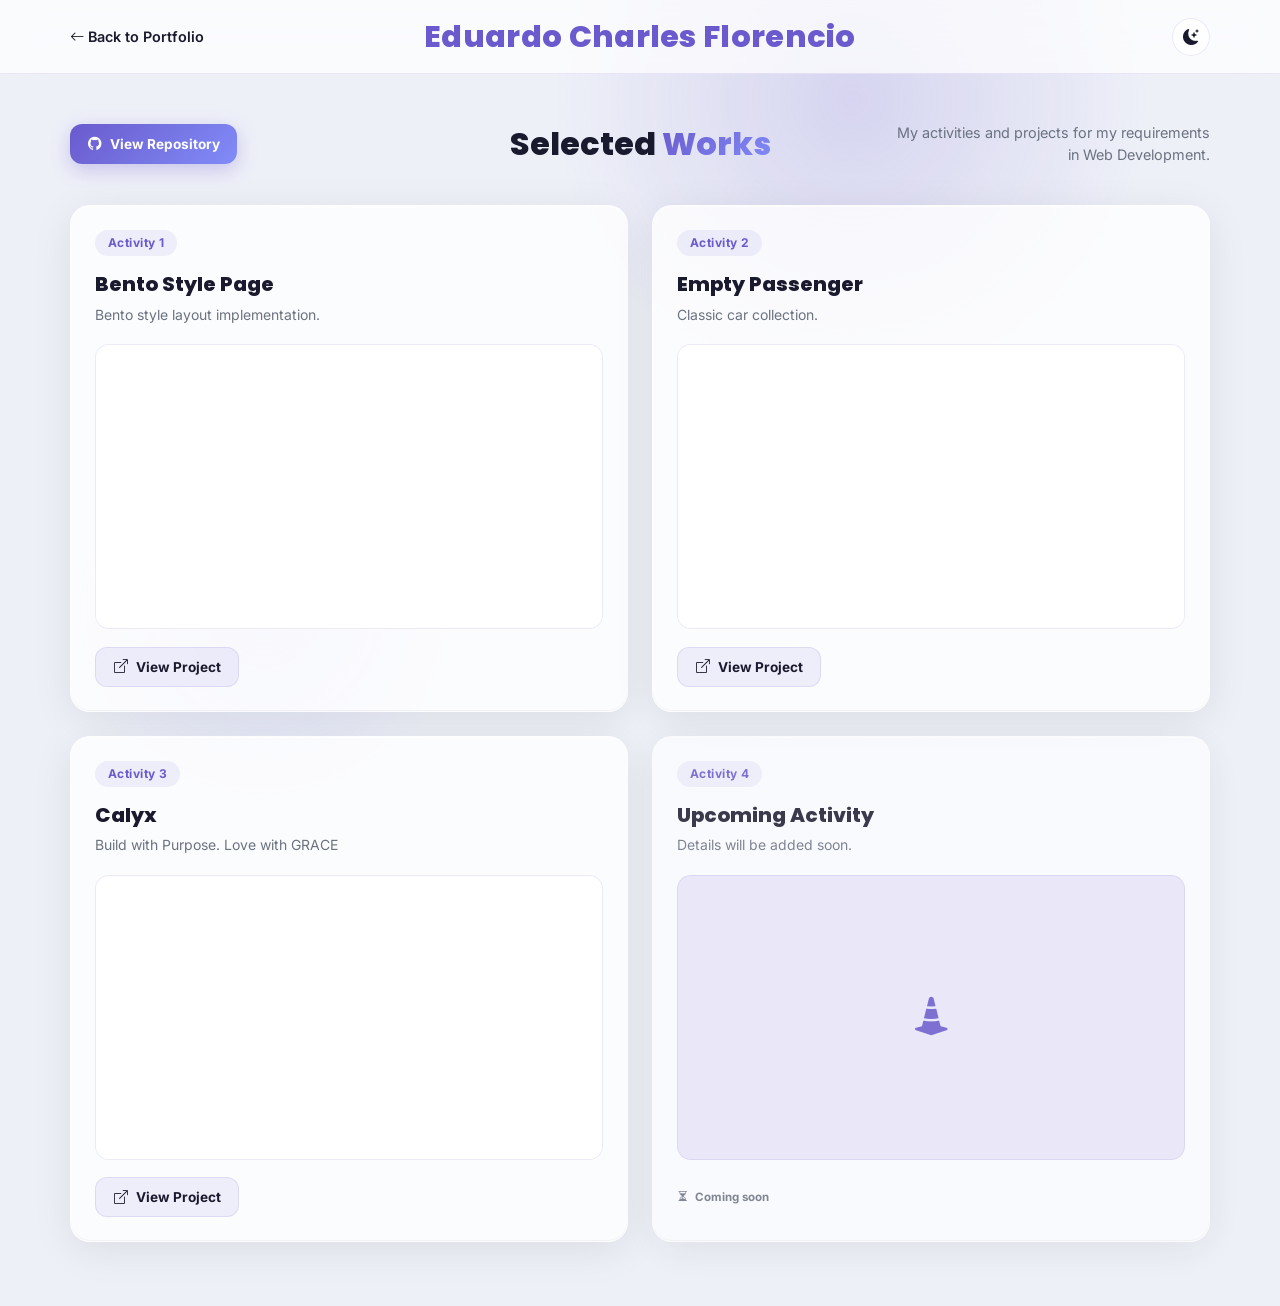
<file: activities.html>
<!DOCTYPE html>
<html lang="en" data-theme="light">
<head>
  <meta charset="UTF-8" />
  <meta name="viewport" content="width=device-width, initial-scale=1.0" />
  <title>Web Development Activities | Eduardo Charles Florencio</title>
  <link href="https://cdn.jsdelivr.net/npm/bootstrap@5.3.3/dist/css/bootstrap.min.css" rel="stylesheet" />
  <link href="https://cdn.jsdelivr.net/npm/bootstrap-icons@1.11.3/font/bootstrap-icons.min.css" rel="stylesheet" />
  <link href="https://fonts.googleapis.com/css2?family=Inter:wght@300;400;500;600;700;800&family=Poppins:wght@600;700;800&display=swap" rel="stylesheet" />
  <link rel="icon" type="image/svg+xml" href="favicon.svg" />
  <link href="style.css" rel="stylesheet" />
  <style>
    *, *::before, *::after { cursor: auto !important; }
    a, a *, button, button * { cursor: pointer !important; }
    .act-topbar {
      position: sticky; top: 0; z-index: 20;
      background: var(--sidebar-bg);
      backdrop-filter: var(--blur); -webkit-backdrop-filter: var(--blur);
      border-bottom: 1px solid var(--card-border);
    }
    .act-topbar .inner {
      max-width: 1180px; margin: 0 auto; padding: 1.1rem 1.25rem;
      display: grid; grid-template-columns: 1fr auto 1fr; align-items: center; gap: 1rem;
    }
    .act-topbar .act-back { justify-self: start; }
    .act-topbar .act-theme { justify-self: end; }
    .act-brand {
      font-family: 'Poppins', sans-serif; font-weight: 800; letter-spacing: .01em;
      font-size: clamp(1.1rem, 3.2vw, 1.9rem); line-height: 1.1; text-align: center;
      color: var(--accent); text-decoration: none; white-space: nowrap;
    }
    .act-brand:hover { color: var(--accent2); }
    .act-back { color: var(--text); text-decoration: none; font-weight: 600; font-size: .9rem; }
    .act-back:hover { color: var(--accent); }
    .act-theme {
      width: 38px; height: 38px; border-radius: 50%;
      border: 1px solid var(--card-border); background: var(--card-bg);
      color: var(--text); cursor: pointer;
    }
    .act-wrap { position: relative; z-index: 1; max-width: 1180px; margin: 0 auto; padding: 3rem 1.25rem 4rem; }
    .act-head {
      display: grid; grid-template-columns: 1fr auto 1fr; align-items: center;
      gap: 1rem 2rem; margin-bottom: 2.5rem;
    }
    .act-head .btn-repo { justify-self: start; }
    .act-head .section-title { margin: 0; text-align: center; }
    .act-head p { color: var(--text-muted); justify-self: end; text-align: right; max-width: 320px; margin: 0; font-size: .9rem; }
    @media (max-width: 767px) {
      .act-topbar .act-back span { display: none; }
      .act-head { grid-template-columns: 1fr; justify-items: center; text-align: center; }
      .act-head .btn-repo, .act-head p { justify-self: center; text-align: center; order: 3; }
      .act-head .section-title { order: 1; }
    }
    .btn-repo {
      display: inline-flex; align-items: center; gap: .5rem;
      padding: .6rem 1.1rem; border-radius: 12px; font-weight: 700; font-size: .85rem;
      color: #fff; text-decoration: none;
      background: linear-gradient(135deg, var(--grad-start), var(--grad-end));
      box-shadow: 0 6px 20px rgba(106,90,205,.3); transition: transform .2s;
    }
    .btn-repo:hover { color: #fff; transform: translateY(-2px); }
    .act-card { padding: 1.5rem; height: 100%; display: flex; flex-direction: column; }
    .act-pill {
      display: inline-block; align-self: flex-start;
      padding: .25rem .8rem; border-radius: 999px; margin-bottom: 1rem;
      background: var(--badge-bg); color: var(--badge-fg);
      font-size: .75rem; font-weight: 700; letter-spacing: .04em;
    }
    .act-preview {
      position: relative; width: 100%;
      aspect-ratio: 16 / 9;
      border-radius: 14px; overflow: hidden; margin: .25rem 0 1.1rem;
      background: var(--nav-active-bg); border: 1px solid var(--card-border);
      display: flex; align-items: center; justify-content: center;
      color: var(--accent); font-size: 2.5rem;
    }
    .act-preview.live { background: #fff; }
    .act-preview iframe {
      position: absolute; top: 0; left: 0;
      border: 0; background: #fff; pointer-events: none; transform-origin: top left;
    }
    .act-btn {
      align-self: flex-start; margin-top: auto;
      display: inline-flex; align-items: center; gap: .5rem;
      padding: .55rem 1.1rem; border-radius: 12px;
      font-size: .85rem; font-weight: 700; text-decoration: none;
      color: var(--text); background: var(--badge-bg);
      border: 1px solid var(--card-border); outline: none;
      transition: box-shadow .25s, border-color .25s, transform .25s;
    }
    .act-btn:hover, .act-btn:focus-visible {
      color: var(--text); text-decoration: none;
      border-color: var(--accent);
      box-shadow: 0 0 0 1px var(--accent), 0 0 18px var(--accent), 0 0 38px rgba(129,140,248,.45);
    }
    .act-btn:active { transform: scale(.97); }
    .act-card.upcoming { opacity: .85; }
    .act-status {
      font-size: .72rem; font-weight: 700; color: var(--text-muted);
      margin-top: auto; min-height: 2.45rem; display: flex; align-items: center; gap: .4rem;
    }
  </style>
</head>
<body>
  <header class="act-topbar">
    <div class="inner">
      <a class="act-back" href="index.html#projects"><i class="bi bi-arrow-left"></i> <span>Back to Portfolio</span></a>
      <a class="act-brand" href="index.html">Eduardo Charles Florencio</a>
      <button class="act-theme" id="actTheme" aria-label="Toggle theme"><i class="bi bi-moon-stars-fill"></i></button>
    </div>
  </header>

  <main class="act-wrap">
    <div class="act-head">
      <a class="btn-repo" href="https://github.com/eadweardly/web-development-activities" target="_blank" rel="noopener">
        <i class="bi bi-github"></i> View Repository
      </a>
      <h1 class="section-title">Selected <span class="gradient-text">Works</span></h1>
      <p>My activities and projects for my requirements in Web Development.</p>
    </div>
    <div class="row g-4" id="activityGrid"></div>
  </main>

  <script>
    const REPO_PAGES = 'https://eadweardly.github.io/web-development-activities/';
    const DESKTOP_W  = 1280;
    const ASPECT     = 9 / 16;

    const ACTIVITIES = [
      { no: 1, title: 'Bento Style Page',  desc: 'Bento style layout implementation.', folder: 'Act1-Bento' },
      { no: 2, title: 'Empty Passenger',   desc: 'Classic car collection.',             folder: 'Act2-JSON'  },
      { no: 3, title: 'Calyx', desc: 'Build with Purpose. Love with GRACE', folder: 'Midterms-API' },
      { no: 4, title: 'Upcoming Activity', desc: 'Details will be added soon.' },
    ];

    const grid = document.getElementById('activityGrid');

    ACTIVITIES.forEach(a => {
      const col  = document.createElement('div');
      col.className = 'col-md-6';
      const live = a.folder
        ? REPO_PAGES + encodeURIComponent(a.folder).replace(/%2F/g, '/') + '/'
        : '';

      col.innerHTML = `
        <div class="glass-card act-card ${live ? '' : 'upcoming'}">
          <span class="act-pill">Activity ${a.no}</span>
          <h3 class="project-grid-title" style="font-size:1.25rem"></h3>
          <p class="project-grid-desc"></p>
          <div class="act-preview ${live ? 'live' : ''}">${live ? '' : '<i class="bi bi-cone-striped"></i>'}</div>
          ${live
            ? `<a class="act-btn" href="${live}" target="_blank" rel="noopener"><i class="bi bi-box-arrow-up-right"></i> View Project</a>`
            : `<span class="act-status"><i class="bi bi-hourglass-split"></i> Coming soon</span>`}
        </div>`;

      col.querySelector('.project-grid-title').textContent = a.title;
      col.querySelector('.project-grid-desc').textContent  = a.desc;
      grid.appendChild(col);

      if (!live) return;

      const box   = col.querySelector('.act-preview');
      const frame = document.createElement('iframe');

      const fit = () => {
        const boxW    = box.clientWidth;
        const boxH    = Math.round(boxW * ASPECT);
        const pageH   = Math.round(DESKTOP_W * ASPECT);
        const k       = boxW / DESKTOP_W;
        frame.style.width     = DESKTOP_W + 'px';
        frame.style.height    = pageH + 'px';
        frame.style.transform = `scale(${k})`;
        box.style.height      = boxH + 'px';
      };

      frame.src       = live;
      frame.loading   = 'lazy';
      frame.tabIndex  = -1;
      frame.scrolling = 'no';
      frame.title     = a.title + ' preview';
      frame.setAttribute('sandbox', 'allow-same-origin allow-scripts');
      frame.style.cssText = 'position:absolute;top:0;left:0;border:0;background:#fff;pointer-events:none;transform-origin:top left;';

      frame.addEventListener('load', () => {
        try {
          const d = frame.contentDocument;
          if (d && d.documentElement)
            d.documentElement.setAttribute('data-theme', 'light');
        } catch(e) {}
        fit();
      });

      box.appendChild(frame);
      fit();
      new ResizeObserver(fit).observe(box);
    });

    const root = document.documentElement;
    const btn  = document.getElementById('actTheme');
    function applyTheme(t) {
      root.setAttribute('data-theme', t);
      btn.innerHTML = t === 'dark'
        ? '<i class="bi bi-sun-fill"></i>'
        : '<i class="bi bi-moon-stars-fill"></i>';
    }
    let saved = null;
    try { saved = localStorage.getItem('theme'); } catch(e) {}
    applyTheme(saved || (matchMedia('(prefers-color-scheme: dark)').matches ? 'dark' : 'light'));
    btn.addEventListener('click', () => {
      const next = root.getAttribute('data-theme') === 'dark' ? 'light' : 'dark';
      applyTheme(next);
      try { localStorage.setItem('theme', next); } catch(e) {}
    });
  </script>
</body>
</html>
</file>
<file: style.css>
:root {
  --bg:            #eef0f8;
  --bg-section:    #eef0f8;
  --sidebar-bg:    rgba(255,255,255,0.72);
  --card-bg:       rgba(255,255,255,0.78);
  --card-border:   rgba(106,90,205,0.13);
  --card-shadow:   0 8px 40px rgba(106,90,205,0.10);
  --text:          #1a1a2e;
  --text-muted:    #6b7280;
  --nav-hover-bg:  rgba(106,90,205,0.08);
  --nav-active-bg: rgba(106,90,205,0.13);
  --nav-active-fg: #6a5acd;
  --accent:        #6a5acd;
  --accent2:       #818cf8;
  --accent3:       #a78bfa;
  --grad-start:    #6a5acd;
  --grad-end:      #818cf8;
  --toggle-bg:     #cbd5e1;
  --input-bg:      rgba(255,255,255,0.7);
  --input-border:  rgba(106,90,205,0.2);
  --timeline-line: rgba(106,90,205,0.2);
  --badge-bg:      rgba(106,90,205,0.09);
  --badge-fg:      #6a5acd;
  --blur:          blur(20px);
  --blur-heavy:    blur(14px);
  --noise: url("data:image/svg+xml,%3Csvg xmlns='http://www.w3.org/2000/svg' width='300' height='300'%3E%3Cfilter id='n'%3E%3CfeTurbulence type='fractalNoise' baseFrequency='0.75' numOctaves='4' stitchTiles='stitch'/%3E%3C/filter%3E%3Crect width='300' height='300' filter='url(%23n)' opacity='0.03'/%3E%3C/svg%3E");
}
[data-theme="dark"] {
  --bg:            #080b18;
  --bg-section:    #080b18;
  --sidebar-bg:    rgba(14,17,38,0.82);
  --card-bg:       rgba(20,24,60,0.72);
  --card-border:   rgba(129,140,248,0.18);
  --card-shadow:   0 8px 48px rgba(106,90,205,0.18);
  --text:          #e2e8f0;
  --text-muted:    #94a3b8;
  --nav-hover-bg:  rgba(106,90,205,0.15);
  --nav-active-bg: rgba(106,90,205,0.22);
  --nav-active-fg: #a78bfa;
  --accent:        #818cf8;
  --accent2:       #a78bfa;
  --accent3:       #c4b5fd;
  --grad-start:    #6a5acd;
  --grad-end:      #a78bfa;
  --toggle-bg:     #6a5acd;
  --input-bg:      rgba(20,24,60,0.70);
  --input-border:  rgba(129,140,248,0.25);
  --timeline-line: rgba(129,140,248,0.25);
  --badge-bg:      rgba(106,90,205,0.18);
  --badge-fg:      #a78bfa;
}

*, *::before, *::after { box-sizing: border-box; margin: 0; padding: 0; }
html { scroll-behavior: smooth; }
body {
  font-family: 'Inter', sans-serif;
  background: var(--bg);
  color: var(--text);
  transition: background .4s, color .4s;
  overflow-x: hidden;
}

body::before, body::after {
  content: '';
  position: fixed;
  border-radius: 50%;
  z-index: 0;
  pointer-events: none;
  transition: opacity .4s;
}
body::before {
  width: 600px; height: 600px;
  top: -200px; right: 10%;
  background: radial-gradient(circle, rgba(106,90,205,0.18) 0%, transparent 70%);
}
body::after {
  width: 400px; height: 400px;
  bottom: 10%; left: 5%;
  background: radial-gradient(circle, rgba(129,140,248,0.14) 0%, transparent 70%);
}

.sidebar {
  position: fixed;
  top: 0; left: 0;
  width: 220px;
  height: 100vh;
  background: var(--sidebar-bg);
  border-right: 1px solid rgba(255,255,255,0.25);
  z-index: 1000;
  overflow-y: hidden;
  transition: background .4s, border-color .4s;
  backdrop-filter: var(--blur-heavy);
  -webkit-backdrop-filter: var(--blur-heavy);
  box-shadow: 4px 0 40px rgba(0,0,0,0.08), inset -1px 0 0 rgba(255,255,255,0.3);
}
[data-theme="dark"] .sidebar {
  border-right-color: rgba(255,255,255,0.07);
  box-shadow: 4px 0 48px rgba(0,0,0,0.35), inset -1px 0 0 rgba(255,255,255,0.06);
}
.sidebar-inner {
  display: flex;
  flex-direction: column;
  height: 100%;
  padding: .75rem 0 .5rem;
  position: relative;
  z-index: 1;
  justify-content: space-between;
}
.main-content {
  margin-left: 220px;
  min-height: 100vh;
  position: relative;
  z-index: 1;
  transition: margin .35s;
}
@media (max-width: 991.98px) {
  .main-content { margin-left: 0; padding-top: 60px; }
}

.mobile-navbar {
  position: fixed;
  top: 0; left: 0; right: 0;
  height: 60px;
  background: var(--sidebar-bg);
  border-bottom: 1px solid rgba(255,255,255,0.2);
  z-index: 1100;
  transition: background .4s;
  backdrop-filter: var(--blur-heavy);
  -webkit-backdrop-filter: var(--blur-heavy);
}
.mobile-brand {
  font-family: 'Poppins', sans-serif;
  font-weight: 800;
  font-size: 1.4rem;
  background: linear-gradient(135deg, var(--grad-start), var(--grad-end));
  -webkit-background-clip: text;
  -webkit-text-fill-color: transparent;
  background-clip: text;
}
.hamburger-btn {
  display: flex; flex-direction: column;
  gap: 5px;
  background: none; border: none;
  cursor: pointer; padding: 4px;
}
.hamburger-btn span {
  display: block;
  width: 24px; height: 2px;
  background: var(--text);
  border-radius: 2px;
  transition: background .3s;
}
.sidebar-offcanvas {
  width: 220px !important;
  background: var(--sidebar-bg) !important;
  backdrop-filter: var(--blur-heavy) !important;
  -webkit-backdrop-filter: var(--blur-heavy) !important;
  border-right: 1px solid rgba(255,255,255,0.18) !important;
}
.btn-close-custom {
  background: none; border: none;
  font-size: 1.1rem;
  color: var(--text);
  cursor: pointer;
  padding: .5rem;
  transition: color .2s;
}
.btn-close-custom:hover { color: var(--accent); }

.sidebar-profile { padding: 0 1rem .5rem; }
.profile-img-wrap {
  width: 68px; height: 68px;
  margin: 0 auto 0.5rem;
  border-radius: 50%;
  border: 2px solid transparent;
  background: linear-gradient(var(--sidebar-bg), var(--sidebar-bg)) padding-box,
              linear-gradient(135deg, var(--grad-start), var(--grad-end)) border-box;
  overflow: hidden;
  display: flex; align-items: center; justify-content: center;
  box-shadow: 0 4px 20px rgba(106,90,205,0.2);
  transition: box-shadow .3s;
}
.profile-img-wrap:hover {
  box-shadow: 0 6px 28px rgba(106,90,205,0.35);
}
.profile-img {
  width: 100%; height: 100%;
  object-fit: cover;
  border-radius: 50%;
  display: block;
}
.profile-placeholder {
  width: 100%; height: 100%;
  display: flex; align-items: center; justify-content: center;
  font-size: 2.5rem;
  color: var(--accent);
  background: var(--nav-active-bg);
}
.profile-name {
  font-family: 'Poppins', sans-serif;
  font-size: .78rem;
  font-weight: 700;
  color: var(--text);
  line-height: 1.3;
  margin-bottom: .2rem;
  transition: color .35s;
}
.profile-title {
  font-size: .7rem;
  font-weight: 600;
  color: var(--accent);
  letter-spacing: .04em;
}

.sidebar-nav {
  display: flex;
  flex-direction: column;
  gap: 1px;
  padding: 0 .75rem;
  margin-bottom: auto;
  flex: 1;
}
.sidebar-nav .nav-link {
  display: flex;
  align-items: center;
  gap: .6rem;
  padding: .38rem .8rem;
  border-radius: 10px;
  color: var(--text-muted);
  font-size: .8rem;
  font-weight: 500;
  text-decoration: none;
  transition: all .25s;
}
.sidebar-nav .nav-link i { font-size: .85rem; width: 16px; text-align: center; }
.sidebar-nav .nav-link:hover {
  background: var(--nav-hover-bg);
  color: var(--accent);
}
.sidebar-nav .nav-link.active {
  background: var(--nav-active-bg);
  color: var(--nav-active-fg);
  font-weight: 600;
  box-shadow: inset 0 1px 0 rgba(255,255,255,0.15);
}

.sidebar-social {
  padding: .5rem 1rem;
  border-top: 1px solid var(--card-border);
  border-bottom: 1px solid var(--card-border);
}
.social-label {
  font-size: .68rem;
  font-weight: 600;
  color: var(--text-muted);
  letter-spacing: .08em;
  text-transform: uppercase;
  margin-bottom: .3rem;
}
.social-icons { display: flex; gap: .5rem; }
.social-icons a {
  width: 30px; height: 30px;
  display: flex; align-items: center; justify-content: center;
  border-radius: 8px;
  background: var(--nav-hover-bg);
  color: var(--text-muted);
  font-size: .85rem;
  text-decoration: none;
  transition: all .25s;
  border: 1px solid transparent;
}
.social-icons a:hover {
  background: var(--accent);
  color: #fff;
  transform: translateY(-2px);
  box-shadow: 0 4px 14px rgba(106,90,205,0.4);
}
.sidebar-theme {
  display: flex;
  align-items: center;
  gap: .5rem;
  padding: .55rem 1rem;
}
.theme-icon { font-size: .9rem; color: var(--text-muted); }
.theme-label { font-size: .75rem; font-weight: 500; color: var(--text-muted); flex: 1; }
.theme-toggle-wrap { position: relative; }
.theme-checkbox { display: none; }
.theme-toggle-label {
  display: block;
  width: 40px; height: 22px;
  background: var(--toggle-bg);
  border-radius: 11px;
  cursor: pointer;
  position: relative;
  transition: background .3s;
  box-shadow: inset 0 1px 3px rgba(0,0,0,0.15);
}
.theme-toggle-label::after {
  content: '';
  position: absolute;
  top: 3px; left: 3px;
  width: 16px; height: 16px;
  background: #fff;
  border-radius: 50%;
  transition: transform .3s;
  box-shadow: 0 2px 6px rgba(0,0,0,.25);
}
.theme-checkbox:checked + .theme-toggle-label { background: var(--accent); }
.theme-checkbox:checked + .theme-toggle-label::after { transform: translateX(18px); }

.section {
  min-height: 100vh;
  padding: 3rem 2rem 2rem;
  border-bottom: 1px solid var(--card-border);
  transition: border-color .35s;
  position: relative;
}
.hero-section {
  min-height: unset;
  padding-bottom: 2.5rem;
}
.section-header { margin-bottom: 2.5rem; }
.section-eyebrow {
  font-size: .7rem;
  font-weight: 700;
  letter-spacing: .15em;
  color: var(--accent);
  text-transform: uppercase;
  margin-bottom: .4rem;
}
.section-title {
  font-family: 'Poppins', sans-serif;
  font-size: 2rem;
  font-weight: 800;
  color: var(--text);
  transition: color .35s;
}
.gradient-text {
  background: linear-gradient(135deg, var(--grad-start), var(--grad-end));
  -webkit-background-clip: text;
  -webkit-text-fill-color: transparent;
  background-clip: text;
}
.hero-heading {
  font-family: 'Poppins', sans-serif;
  font-size: 2.4rem;
  font-weight: 800;
  line-height: 1.1;
  color: var(--text);
  margin-bottom: .5rem;
  transition: color .35s;
}
.hero-name { display: block; }
.hero-subtitle {
  font-size: 1.05rem;
  font-weight: 600;
  color: var(--text-muted);
  margin-bottom: 1rem;
  min-height: 1.6em;
}
.typed-cursor {
  display: inline-block;
  animation: blink .7s infinite;
  color: var(--accent);
  font-weight: 300;
}
@keyframes blink { 0%,100%{opacity:1} 50%{opacity:0} }
.hero-intro {
  font-size: .9rem;
  color: var(--text-muted);
  line-height: 1.7;
}

.hero-right { position: relative; min-height: 320px; }

.hero-profile-3d-wrap {
  position: relative;
  width: 240px; height: 240px;
  perspective: 900px;
  cursor: pointer;
  animation: float3d 5s ease-in-out infinite;
}
@keyframes float3d {
  0%,100% { transform: translateY(0); }
  50%      { transform: translateY(-12px); }
}

.hero-profile-3d-wrap::before {
  content: '';
  position: absolute;
  inset: -18px;
  border-radius: 50%;
  background: conic-gradient(
    from 0deg,
    rgba(106,90,205,0.55),
    rgba(129,140,248,0.45),
    rgba(167,139,250,0.55),
    rgba(236,72,153,0.30),
    rgba(106,90,205,0.55)
  );
  filter: blur(14px);
  opacity: 0.7;
  animation: spinGlow 6s linear infinite;
  z-index: 0;
}
@keyframes spinGlow { from { transform: rotate(0deg); } to { transform: rotate(360deg); } }

.hero-profile-3d-wrap::after {
  content: '';
  position: absolute;
  inset: -6px;
  border-radius: 50%;
  background: transparent;
  border: 2px solid rgba(255,255,255,0.35);
  z-index: 2;
  pointer-events: none;
}

.hero-profile-ring {
  position: relative;
  width: 100%; height: 100%;
  border-radius: 50%;
  background: linear-gradient(135deg, rgba(255,255,255,0.25) 0%, rgba(255,255,255,0.05) 100%);
  border: 2px solid rgba(255,255,255,0.3);
  overflow: hidden;
  display: flex; align-items: center; justify-content: center;
  z-index: 1;
  box-shadow:
    0 0 0 1px rgba(106,90,205,0.2),
    0 20px 60px rgba(106,90,205,0.35),
    0 8px 24px rgba(0,0,0,0.2),
    inset 0 1px 0 rgba(255,255,255,0.4),
    inset 0 -2px 8px rgba(0,0,0,0.1);
  transform-style: preserve-3d;
  transition: box-shadow .4s;
}

.hero-profile-ring::before {
  content: '';
  position: absolute;
  inset: 0;
  border-radius: 50%;
  background: linear-gradient(
    135deg,
    rgba(255,255,255,0.45) 0%,
    rgba(255,255,255,0.15) 25%,
    transparent 60%
  );
  z-index: 3;
  pointer-events: none;
}

.hero-profile-ring::after {
  content: '';
  position: absolute;
  inset: 0;
  border-radius: 50%;
  box-shadow: inset -4px -4px 20px rgba(106,90,205,0.3),
              inset 4px 4px 12px rgba(255,255,255,0.15);
  z-index: 4;
  pointer-events: none;
}

.hero-profile-img {
  width: 100%; height: 100%;
  object-fit: cover;
  border-radius: 50%;
  display: block;
  position: relative;
  z-index: 2;
  transition: transform .4s ease;
}
.hero-profile-3d-wrap:hover .hero-profile-img {
  transform: scale(1.06);
}
.hero-profile-3d-wrap:hover {
  animation-play-state: paused;
}
.hero-profile-3d-wrap:hover::before {
  filter: blur(18px);
  opacity: 0.9;
}

.hero-profile-placeholder {
  font-size: 5rem;
  color: var(--accent);
  display: flex; align-items: center; justify-content: center;
  width: 100%; height: 100%;
  position: relative; z-index: 2;
}

.float-badge {
  position: absolute;
  width: 52px; height: 52px;
  border-radius: 14px;
  background: var(--card-bg);
  border: 1px solid rgba(255,255,255,0.35);
  display: flex; align-items: center; justify-content: center;
  font-size: 1.3rem;
  color: var(--accent);
  box-shadow: 0 8px 32px rgba(0,0,0,0.12), inset 0 1px 0 rgba(255,255,255,0.4);
}
.badge-code { top: 30px; left: 10px; animation: floatBadge1 5s ease-in-out infinite; }
.badge-braces { bottom: 60px; right: 10px; animation: floatBadge2 5s ease-in-out infinite; }
@keyframes floatBadge1 { 0%,100%{transform:translateY(0) rotate(-4deg)} 50%{transform:translateY(-8px) rotate(0deg)} }
@keyframes floatBadge2 { 0%,100%{transform:translateY(0) rotate(4deg)} 50%{transform:translateY(8px) rotate(0deg)} }
.dot-grid {
  position: absolute;
  top: 50%; left: -10px;
  transform: translateY(-50%);
  width: 80px; height: 80px;
  background-image: radial-gradient(var(--accent) 1.5px, transparent 1.5px);
  background-size: 14px 14px;
  opacity: 0.25;
}
.color-dots {
  position: absolute;
  bottom: 20px; right: 5px;
  display: flex; gap: 6px;
}
.cdot { width: 14px; height: 14px; border-radius: 50%; }
.cdot-purple { background: var(--grad-start); }
.cdot-pink    { background: #ec4899; }
.cdot-orange  { background: #f97316; }

.quick-cards { margin-top: 2rem; }
.quick-card {
  display: flex;
  align-items: flex-start;
  gap: .75rem;
  padding: 1rem 1rem 1rem .9rem;
  border-radius: 16px;
  background: var(--card-bg);
  border: 1px solid rgba(255,255,255,0.35);
  text-decoration: none;
  color: var(--text);
  transition: transform .3s, box-shadow .3s, border-color .3s, background-color .3s, color .3s, opacity .3s;
  box-shadow: 0 4px 24px rgba(0,0,0,0.06), inset 0 1px 0 rgba(255,255,255,0.4);
  position: relative;
  overflow: hidden;
}
[data-theme="dark"] .quick-card {
  border-color: rgba(255,255,255,0.07);
  box-shadow: 0 4px 24px rgba(0,0,0,0.25), inset 0 1px 0 rgba(255,255,255,0.06);
}
.quick-card:hover {
  border-color: var(--accent);
  transform: translateY(-4px);
  box-shadow: 0 16px 48px rgba(106,90,205,0.2), inset 0 1px 0 rgba(255,255,255,0.5);
  color: var(--text);
}
.quick-card::before {
  content: '';
  position: absolute;
  top: 0; left: 0;
  width: 3px; height: 100%;
  background: linear-gradient(var(--grad-start), var(--grad-end));
  opacity: 0;
  transition: opacity .3s;
}
.quick-card:hover::before { opacity: 1; }
.quick-icon { font-size: 1.2rem; color: var(--accent); flex-shrink: 0; margin-top: 2px; }
.quick-card strong { font-size: .8rem; font-weight: 700; display: block; margin-bottom: 2px; }
.quick-card p { font-size: .72rem; color: var(--text-muted); line-height: 1.4; margin: 0; }
.arrow-icon { margin-left: auto; font-size: .8rem; color: var(--accent); align-self: center; opacity: 0; transition: opacity .3s, transform .3s; }
.quick-card:hover .arrow-icon { opacity: 1; transform: translateX(3px); }

.glass-card {
  background: var(--card-bg);
  border: 1px solid rgba(255,255,255,0.32);
  border-radius: 20px;
  padding: 1.5rem;
  box-shadow:
    0 8px 40px rgba(0,0,0,0.08),
    inset 0 1px 0 rgba(255,255,255,0.5),
    inset 0 -1px 0 rgba(0,0,0,0.04);
  transition: transform .3s, box-shadow .3s, border-color .3s, background-color .3s, color .3s, opacity .3s;
  position: relative;
  overflow: hidden;
}
[data-theme="dark"] .glass-card {
  border-color: rgba(255,255,255,0.07);
  box-shadow:
    0 8px 48px rgba(0,0,0,0.30),
    inset 0 1px 0 rgba(255,255,255,0.07),
    inset 0 -1px 0 rgba(0,0,0,0.2);
}
.glass-card::before {
  content: '';
  position: absolute;
  top: 0; left: 0; right: 0;
  height: 1px;
  background: linear-gradient(90deg, transparent, rgba(255,255,255,0.6), transparent);
  pointer-events: none;
}
[data-theme="dark"] .glass-card::before {
  background: linear-gradient(90deg, transparent, rgba(255,255,255,0.1), transparent);
}
.glass-card:hover {
  box-shadow:
    0 16px 56px rgba(106,90,205,0.14),
    inset 0 1px 0 rgba(255,255,255,0.55),
    inset 0 -1px 0 rgba(0,0,0,0.04);
  border-color: rgba(106,90,205,0.25);
  transform: translateY(-2px);
}
[data-theme="dark"] .glass-card:hover {
  box-shadow:
    0 16px 56px rgba(106,90,205,0.22),
    inset 0 1px 0 rgba(255,255,255,0.09);
}
.glass-card p { color: var(--text-muted); font-size: .875rem; line-height: 1.7; }

.card-icon-header {
  display: flex;
  align-items: center;
  gap: .75rem;
  margin-bottom: 1rem;
}
.card-icon-wrap {
  width: 40px; height: 40px;
  border-radius: 10px;
  background: linear-gradient(135deg, var(--grad-start), var(--grad-end));
  display: flex; align-items: center; justify-content: center;
  font-size: 1rem;
  color: #fff;
  flex-shrink: 0;
  box-shadow: 0 4px 16px rgba(106,90,205,0.4);
}
.card-icon-header h5 {
  font-family: 'Poppins', sans-serif;
  font-size: .95rem;
  font-weight: 700;
  color: var(--text);
  margin: 0;
}
.interest-tags { display: flex; flex-wrap: wrap; gap: .5rem; }
.interest-tag {
  display: inline-flex; align-items: center; gap: .3rem;
  padding: .35rem .8rem;
  border-radius: 30px;
  background: var(--badge-bg);
  color: var(--badge-fg);
  font-size: .75rem;
  font-weight: 600;
  border: 1px solid var(--card-border);
  transition: all .2s;
}
.interest-tag:hover {
  background: var(--accent);
  color: #fff;
  border-color: var(--accent);
  transform: translateY(-2px);
  box-shadow: 0 4px 14px rgba(106,90,205,0.35);
}
.tech-interest-list { display: flex; flex-direction: column; gap: .6rem; }
.tech-interest-item {
  display: flex; align-items: center; gap: .6rem;
  font-size: .85rem; color: var(--text-muted);
}
.tech-interest-item i { color: var(--accent); font-size: .8rem; }

.timeline { position: relative; padding-left: 2rem; }
.timeline::before {
  content: '';
  position: absolute;
  top: 0; left: 10px;
  bottom: 0; width: 2px;
  background: linear-gradient(var(--grad-start), var(--grad-end));
  opacity: .3;
}
.timeline-item { position: relative; margin-bottom: 2rem; }
.timeline-dot {
  position: absolute;
  left: -1.65rem; top: 1.5rem;
  width: 14px; height: 14px;
  border-radius: 50%;
  background: linear-gradient(135deg, var(--grad-start), var(--grad-end));
  border: 3px solid var(--bg);
  transition: border-color .35s;
  box-shadow: 0 0 0 4px rgba(106,90,205,0.15);
}
.timeline-badge {
  display: inline-block;
  padding: .2rem .7rem;
  border-radius: 20px;
  font-size: .68rem;
  font-weight: 700;
  letter-spacing: .06em;
  text-transform: uppercase;
  margin-bottom: .6rem;
}
.current-badge {
  background: linear-gradient(135deg, var(--grad-start), var(--grad-end));
  color: #fff;
  box-shadow: 0 2px 10px rgba(106,90,205,0.35);
}
.timeline-degree {
  font-family: 'Poppins', sans-serif;
  font-size: .95rem;
  font-weight: 700;
  color: var(--text);
  margin-bottom: .4rem;
}
.timeline-school,
.timeline-period {
  font-size: .8rem;
  color: var(--text-muted);
  margin-bottom: .3rem;
  display: flex; align-items: center; gap: .4rem;
}
.timeline-desc {
  font-size: .82rem;
  color: var(--text-muted);
  line-height: 1.7;
  margin: .6rem 0;
}
.timeline-tags { display: flex; flex-wrap: wrap; gap: .4rem; margin-top: .5rem; }
.timeline-tags span {
  padding: .2rem .65rem;
  border-radius: 20px;
  font-size: .7rem;
  font-weight: 600;
  background: var(--badge-bg);
  color: var(--badge-fg);
  border: 1px solid var(--card-border);
}

.skill-category-label {
  font-size: .72rem;
  font-weight: 700;
  letter-spacing: .12em;
  text-transform: uppercase;
  color: var(--text-muted);
  display: flex; align-items: center; gap: .4rem;
  padding-left: .2rem;
}
.skill-card { padding: 1.25rem; }
.skill-header {
  display: flex;
  align-items: center;
  gap: .6rem;
  margin-bottom: .75rem;
}
.skill-icon-wrap {
  width: 36px; height: 36px;
  border-radius: 9px;
  background: rgba(106,90,205,.08);
  display: flex; align-items: center; justify-content: center;
  font-size: 1.1rem;
  color: var(--skill-color, #6a5acd);
  flex-shrink: 0;
  border: 1px solid rgba(106,90,205,0.12);
  box-shadow: inset 0 1px 0 rgba(255,255,255,0.3);
}
.skill-name { font-weight: 700; font-size: .85rem; flex: 1; color: var(--text); }
.skill-percent { font-size: .75rem; font-weight: 700; color: var(--accent); }
.skill-bar {
  height: 6px;
  border-radius: 6px;
  background: var(--nav-hover-bg);
  overflow: hidden;
  margin-bottom: .75rem;
}
.skill-bar-fill {
  height: 100%;
  border-radius: 6px;
  background: linear-gradient(90deg, var(--grad-start), var(--grad-end));
  width: 0;
  transition: width 1.2s cubic-bezier(.4,0,.2,1);
  box-shadow: 0 0 8px rgba(106,90,205,0.4);
}
.skill-desc { font-size: .78rem; color: var(--text-muted); margin: 0; line-height: 1.5; }

.project-card { overflow: hidden; padding: 0; }
.project-featured { border: 1px solid var(--card-border); }
.project-img-wrap {
  position: relative;
  overflow: hidden;
  background: var(--nav-hover-bg);
  min-height: 200px;
  display: flex; align-items: center; justify-content: center;
}
.project-img-wrap.img-placeholder::before {
  content: '\F3D1';
  font-family: 'Bootstrap-icons';
  font-size: 3rem;
  color: var(--accent);
  opacity: .3;
}
.project-img { width: 100%; height: 100%; object-fit: cover; display: block; transition: transform .4s; }
.project-card:hover .project-img { transform: scale(1.04); }
.project-img-overlay {
  position: absolute; inset: 0;
  background: rgba(106,90,205,.5);
  display: flex; align-items: center; justify-content: center;
  font-size: 1.5rem; color: #fff;
  opacity: 0; transition: opacity .3s;
}
.project-card:hover .project-img-overlay { opacity: 1; }
.project-body { padding: 1.4rem; }
.featured-label {
  font-size: .68rem; font-weight: 700;
  letter-spacing: .08em; text-transform: uppercase;
  color: var(--accent);
  display: flex; align-items: center; gap: .3rem;
  margin-bottom: .5rem;
}
.project-title {
  font-family: 'Poppins', sans-serif;
  font-size: 1.1rem; font-weight: 800;
  color: var(--text); margin-bottom: .6rem;
}
.project-desc { font-size: .82rem; color: var(--text-muted); line-height: 1.7; margin-bottom: 1rem; }
.tech-badges { display: flex; flex-wrap: wrap; gap: .4rem; margin-bottom: 1rem; }
.tech-badge {
  padding: .25rem .65rem;
  border-radius: 20px;
  font-size: .68rem; font-weight: 700;
  background: var(--badge-bg);
  color: var(--badge-fg);
  border: 1px solid var(--card-border);
  letter-spacing: .03em;
}
.project-links { display: flex; gap: .6rem; flex-wrap: wrap; }
.btn-project {
  display: inline-flex; align-items: center; gap: .4rem;
  padding: .45rem 1rem;
  border-radius: 30px;
  font-size: .78rem; font-weight: 600;
  text-decoration: none; transition: all .25s;
}
.btn-github {
  background: var(--badge-bg);
  color: var(--badge-fg);
  border: 1px solid var(--card-border);
}
.btn-github:hover { background: var(--text); color: var(--bg); border-color: var(--text); }
.btn-demo {
  background: linear-gradient(135deg, var(--grad-start), var(--grad-end));
  color: #fff; border: 1px solid transparent;
  box-shadow: 0 4px 16px rgba(106,90,205,0.3);
}
.btn-demo:hover {
  transform: translateY(-2px);
  box-shadow: 0 8px 28px rgba(106,90,205,0.45);
  color: #fff;
}

.text-muted-custom { color: var(--text-muted); font-size: .875rem; line-height: 1.7; }
.contact-info-list { display: flex; flex-direction: column; gap: .9rem; }
.contact-info-item { display: flex; align-items: flex-start; gap: .75rem; }
.contact-info-icon {
  width: 36px; height: 36px;
  border-radius: 9px;
  background: var(--badge-bg);
  color: var(--accent);
  display: flex; align-items: center; justify-content: center;
  font-size: .85rem;
  flex-shrink: 0;
  border: 1px solid var(--card-border);
  box-shadow: inset 0 1px 0 rgba(255,255,255,0.25);
}
.contact-info-item small { font-size: .68rem; font-weight: 600; text-transform: uppercase; letter-spacing: .08em; color: var(--text-muted); display: block; }
.contact-info-item p { font-size: .82rem; color: var(--text); margin: 0; font-weight: 500; }
.contact-social-links .social-icons a { width: 38px; height: 38px; font-size: .9rem; }
.form-group-custom { margin-bottom: .5rem; }
.form-label-custom { font-size: .78rem; font-weight: 600; color: var(--text-muted); display: block; margin-bottom: .4rem; letter-spacing: .03em; }
.form-input-custom {
  width: 100%;
  background: var(--input-bg);
  border: 1.5px solid var(--input-border);
  border-radius: 12px;
  padding: .65rem 1rem;
  font-family: 'Inter', sans-serif;
  font-size: .875rem;
  color: var(--text);
  outline: none;
  transition: all .25s;
  resize: vertical;
  box-shadow: inset 0 1px 3px rgba(0,0,0,0.06), 0 1px 0 rgba(255,255,255,0.4);
}
.form-input-custom::placeholder { color: var(--text-muted); opacity: .7; }
.form-input-custom:focus {
  border-color: var(--accent);
  box-shadow: 0 0 0 3px rgba(106,90,205,0.12), inset 0 1px 3px rgba(0,0,0,0.04);
}
.btn-submit {
  display: inline-flex; align-items: center;
  padding: .7rem 2rem;
  border-radius: 30px; border: none;
  background: linear-gradient(135deg, var(--grad-start), var(--grad-end));
  color: #fff;
  font-family: 'Inter', sans-serif;
  font-size: .88rem; font-weight: 700;
  cursor: pointer; transition: transform .3s, box-shadow .3s, border-color .3s, background-color .3s, color .3s, opacity .3s;
  box-shadow: 0 4px 20px rgba(106,90,205,0.35), inset 0 1px 0 rgba(255,255,255,0.2);
}
.btn-submit:hover {
  transform: translateY(-2px);
  box-shadow: 0 10px 36px rgba(106,90,205,0.5), inset 0 1px 0 rgba(255,255,255,0.25);
}
.alert-success-custom {
  background: rgba(34,197,94,.1);
  border: 1px solid rgba(34,197,94,.3);
  color: #16a34a;
  border-radius: 12px;
  padding: .75rem 1rem;
  font-size: .85rem;
}
.alert-error-custom {
  background: rgba(239,68,68,.1);
  border: 1px solid rgba(239,68,68,.3);
  color: #dc2626;
  border-radius: 12px;
  padding: .75rem 1rem;
  font-size: .85rem;
}

.site-footer {
  text-align: center;
  padding: 1.5rem;
  font-size: .8rem;
  color: var(--text-muted);
  border-top: 1px solid var(--card-border);
  background: var(--card-bg);
}
.text-accent { color: var(--accent); }

::-webkit-scrollbar { width: 6px; }
::-webkit-scrollbar-track { background: transparent; }
::-webkit-scrollbar-thumb { background: var(--card-border); border-radius: 6px; }
::-webkit-scrollbar-thumb:hover { background: var(--accent); }

@media (max-width: 991.98px) {
  .section { padding: 2rem 1rem; min-height: auto; }
  .hero-heading { font-size: 1.8rem; }
  .section-title { font-size: 1.6rem; }
}
@media (max-width: 575.98px) {
  .hero-heading { font-size: 1.5rem; }
  .quick-card { flex-wrap: wrap; }
  .project-featured .row { flex-direction: column; }
}

@media (hover: hover) and (pointer: fine) {
  *, *::before, *::after { cursor: none !important; }
}
.cursor-dot {
  position: fixed;
  width: 10px; height: 10px;
  border-radius: 50%;
  background: var(--accent);
  pointer-events: none;
  z-index: 99999;
  transform: translate(-50%, -50%);
  transition: width .2s, height .2s, opacity .2s, background .2s;
}
.cursor-ring {
  position: fixed;
  width: 36px; height: 36px;
  border-radius: 50%;
  border: 1.5px solid var(--accent);
  pointer-events: none;
  z-index: 99998;
  transform: translate(-50%, -50%);
  transition: width .25s, height .25s, border-color .25s, opacity .25s;
  opacity: 0.6;
}
.cursor-dot.hovered  { width: 14px; height: 14px; }
.cursor-ring.hovered { width: 54px; height: 54px; opacity: 0.3; }

.scroll-progress {
  position: fixed;
  top: 0; left: 0;
  width: 100%;
  transform: scaleX(0);
  transform-origin: 0 50%;
  will-change: transform;
  height: 3px;
  background: linear-gradient(90deg, var(--grad-start), var(--grad-end), #ec4899);
  z-index: 99997;
  box-shadow: 0 0 10px rgba(106,90,205,0.6);
}

.back-to-top {
  position: fixed;
  bottom: 2rem; right: 1.5rem;
  width: 44px; height: 44px;
  border-radius: 50%;
  background: linear-gradient(135deg, var(--grad-start), var(--grad-end));
  color: #fff;
  border: none;
  display: flex; align-items: center; justify-content: center;
  font-size: 1.1rem;
  cursor: pointer;
  z-index: 9999;
  box-shadow: 0 4px 20px rgba(106,90,205,0.4), inset 0 1px 0 rgba(255,255,255,0.2);
  opacity: 0;
  transform: translateY(20px);
  transition: opacity .3s, transform .3s;
  pointer-events: none;
}
.back-to-top.visible {
  opacity: 1;
  transform: translateY(0);
  pointer-events: auto;
}
.back-to-top:hover {
  transform: translateY(-3px);
  box-shadow: 0 8px 28px rgba(106,90,205,0.55);
}

#particle-canvas {
  position: fixed;
  inset: 0;
  pointer-events: none;
  z-index: 0;
  opacity: 0.55;
}
[data-theme="dark"] #particle-canvas { opacity: 0.75; }

.spark {
  position: fixed;
  width: 6px; height: 6px;
  border-radius: 50%;
  pointer-events: none;
  z-index: 99996;
  animation: sparkFly .6s ease-out forwards;
}
@keyframes sparkFly {
  0%   { opacity: 1; transform: translate(0,0) scale(1); }
  100% { opacity: 0; transform: translate(var(--tx), var(--ty)) scale(0); }
}

.code-float-layer {
  position: fixed;
  inset: 0;
  pointer-events: none;
  z-index: 0;
  overflow: hidden;
}
.code-snippet-float {
  position: absolute;
  font-family: 'Courier New', monospace;
  font-size: .65rem;
  color: var(--accent);
  opacity: 0;
  white-space: nowrap;
  animation: floatCode linear infinite;
  user-select: none;
}
[data-theme="dark"] .code-snippet-float { color: var(--accent2); }
@keyframes floatCode {
  0%   { opacity: 0; transform: translateY(0) translateX(0); }
  10%  { opacity: 0.18; }
  90%  { opacity: 0.12; }
  100% { opacity: 0; transform: translateY(-120vh) translateX(30px); }
}

.project-grid-card {
  background: var(--card-bg);
  border: 1px solid rgba(255,255,255,0.3);
  border-radius: 20px;
  overflow: hidden;
  box-shadow: 0 8px 36px rgba(0,0,0,0.07), inset 0 1px 0 rgba(255,255,255,0.45);
  transition: transform .3s, box-shadow .3s, border-color .3s;
  position: relative;
}
[data-theme="dark"] .project-grid-card {
  border-color: rgba(255,255,255,0.07);
  box-shadow: 0 8px 36px rgba(0,0,0,0.3), inset 0 1px 0 rgba(255,255,255,0.06);
}
.project-grid-card:hover {
  transform: translateY(-6px);
  border-color: rgba(106,90,205,0.4);
  box-shadow: 0 20px 56px rgba(106,90,205,0.18), inset 0 1px 0 rgba(255,255,255,0.5);
}
.project-grid-card::before {
  content: '';
  position: absolute;
  top: 0; left: 0; right: 0;
  height: 1px;
  background: linear-gradient(90deg, transparent, rgba(255,255,255,0.6), transparent);
  pointer-events: none;
}
.project-thumb {
  width: 100%; height: 180px;
  background: var(--nav-active-bg);
  display: flex; align-items: center; justify-content: center;
  font-size: 3rem;
  position: relative;
  overflow: hidden;
}
.project-thumb-overlay {
  position: absolute; inset: 0;
  background: linear-gradient(135deg, var(--grad-start), var(--grad-end));
  opacity: 0;
  transition: opacity .3s;
  display: flex; align-items: center; justify-content: center;
  gap: .75rem;
}
.project-grid-card:hover .project-thumb-overlay { opacity: 1; }
.project-thumb-btn {
  width: 40px; height: 40px;
  border-radius: 50%;
  background: rgba(255,255,255,0.2);
  border: 1px solid rgba(255,255,255,0.4);
  color: #fff;
  display: flex; align-items: center; justify-content: center;
  font-size: .9rem;
  text-decoration: none;
  transition: background .2s, transform .2s;
}
.project-thumb-btn:hover { background: rgba(255,255,255,0.35); transform: scale(1.12); color: #fff; }
.project-grid-body { padding: 1.25rem; }
.project-grid-title {
  font-family: 'Poppins', sans-serif;
  font-size: 1rem; font-weight: 800;
  color: var(--text); margin-bottom: .4rem;
}
.project-grid-desc {
  font-size: .8rem; color: var(--text-muted);
  line-height: 1.65; margin-bottom: .85rem;
}

.cert-card {
  background: var(--card-bg);
  border: 1px solid rgba(255,255,255,0.3);
  border-radius: 20px;
  padding: 1.4rem;
  box-shadow: 0 8px 36px rgba(0,0,0,0.07), inset 0 1px 0 rgba(255,255,255,0.45);
  transition: transform .35s, box-shadow .35s;
  transform-style: preserve-3d;
  perspective: 800px;
  cursor: pointer;
  position: relative;
}
[data-theme="dark"] .cert-card {
  border-color: rgba(255,255,255,0.07);
  box-shadow: 0 8px 36px rgba(0,0,0,0.3), inset 0 1px 0 rgba(255,255,255,0.06);
}
.cert-card:hover {
  transform: translateY(-5px) rotateX(4deg);
  box-shadow: 0 20px 56px rgba(106,90,205,0.18);
}
.cert-icon-wrap {
  width: 52px; height: 52px;
  border-radius: 14px;
  background: linear-gradient(135deg, var(--grad-start), var(--grad-end));
  display: flex; align-items: center; justify-content: center;
  font-size: 1.4rem; color: #fff;
  margin-bottom: 1rem;
  box-shadow: 0 4px 16px rgba(106,90,205,0.35);
}
.cert-name {
  font-family: 'Poppins', sans-serif;
  font-size: .92rem; font-weight: 800;
  color: var(--text); margin-bottom: .3rem;
}
.cert-issuer {
  font-size: .75rem; color: var(--accent);
  font-weight: 600; margin-bottom: .2rem;
}
.cert-year {
  font-size: .72rem; color: var(--text-muted);
}

.github-stats-wrap {
  display: flex; flex-direction: column; gap: 1rem; align-items: flex-start;
}
.github-stat-img {
  border-radius: 12px;
  overflow: hidden;
  transition: transform .3s;
}
.github-stat-img:hover { transform: translateY(-3px); }
.github-stat-img img { display: block; max-width: 100%; border-radius: 12px; }

.btn-cv {
  display: inline-flex; align-items: center; gap: .5rem;
  padding: .65rem 1.5rem;
  border-radius: 30px;
  background: var(--card-bg);
  border: 1.5px solid var(--accent);
  color: var(--accent);
  font-family: 'Inter', sans-serif;
  font-size: .85rem; font-weight: 700;
  text-decoration: none;
  transition: all .25s;
  box-shadow: 0 4px 16px rgba(106,90,205,0.15);
}
.btn-cv:hover {
  background: linear-gradient(135deg, var(--grad-start), var(--grad-end));
  color: #fff; border-color: transparent;
  transform: translateY(-2px);
  box-shadow: 0 8px 28px rgba(106,90,205,0.4);
}
.github-stat-num {
  font-family: 'Poppins', sans-serif;
  font-size: 1.6rem;
  font-weight: 800;
  background: linear-gradient(135deg, var(--grad-start), var(--grad-end));
  -webkit-background-clip: text;
  -webkit-text-fill-color: transparent;
  background-clip: text;
  margin-bottom: .2rem;
}
.github-stat-label {
  font-size: .72rem;
  font-weight: 600;
  color: var(--text-muted);
  text-transform: uppercase;
  letter-spacing: .06em;
}
#loader {
  position: fixed;
  inset: 0;
  z-index: 999999;
  background: var(--bg, #eef0f8);
  display: flex;
  flex-direction: column;
  align-items: center;
  justify-content: center;
  gap: 1.5rem;
  transition: opacity .5s, visibility .5s;
}
#loader.hide {
  opacity: 0;
  visibility: hidden;
  pointer-events: none;
}
.loader-name {
  font-family: 'Poppins', sans-serif;
  font-size: 2rem;
  font-weight: 800;
  background: linear-gradient(135deg, #6a5acd, #818cf8);
  -webkit-background-clip: text;
  -webkit-text-fill-color: transparent;
  background-clip: text;
  letter-spacing: .04em;
}
.loader-bar-wrap {
  width: 180px;
  height: 3px;
  border-radius: 3px;
  background: rgba(106,90,205,0.15);
  overflow: hidden;
}
.loader-bar {
  height: 100%;
  border-radius: 3px;
  background: linear-gradient(90deg, #6a5acd, #818cf8, #a78bfa);
  width: 0%;
  animation: loaderFill 1.8s cubic-bezier(.4,0,.2,1) forwards;
}
@keyframes loaderFill { to { width: 100%; } }
.loader-dots {
  display: flex;
  gap: 6px;
}
.loader-dot {
  width: 8px; height: 8px;
  border-radius: 50%;
  background: #6a5acd;
  opacity: 0.3;
  animation: dotPulse 1.2s ease-in-out infinite;
}
.loader-dot:nth-child(2) { animation-delay: .2s; }
.loader-dot:nth-child(3) { animation-delay: .4s; }
@keyframes dotPulse { 0%,100%{opacity:.3;transform:scale(1)} 50%{opacity:1;transform:scale(1.3)} }
.lang-toggle-wrap {
  display: flex;
  align-items: center;
  gap: .4rem;
  padding: .4rem .75rem;
  border-top: 1px solid var(--card-border);
}
.lang-btn {
  font-size: .75rem;
  font-weight: 700;
  padding: .4rem .9rem;
  border-radius: 20px;
  border: 1.5px solid var(--card-border);
  background: transparent;
  color: var(--text-muted);
  cursor: pointer;
  transition: all .2s;
  font-family: 'Inter', sans-serif;
  min-width: 44px;
  min-height: 36px;
  display: inline-flex;
  align-items: center;
  justify-content: center;
}
.lang-btn.active {
  background: linear-gradient(135deg, #6a5acd, #818cf8);
  color: #fff;
  border-color: transparent;
  box-shadow: 0 2px 14px rgba(106,90,205,0.45);
  transform: scale(1.08);
}
.lang-btn:not(.active):hover {
  border-color: var(--accent);
  color: var(--accent);
}
.lang-divider {
  font-size: .7rem;
  color: var(--text-muted);
}
.tech-logo-grid {
  display: grid;
  grid-template-columns: repeat(auto-fill, minmax(80px, 1fr));
  gap: 1rem;
}
.tech-logo-item {
  display: flex;
  flex-direction: column;
  align-items: center;
  gap: .5rem;
  padding: .85rem .5rem;
  border-radius: 14px;
  background: var(--nav-hover-bg);
  border: 1px solid var(--card-border);
  transition: all .25s;
  cursor: default;
}
.tech-logo-item:hover {
  transform: translateY(-4px);
  border-color: var(--accent);
  box-shadow: 0 8px 24px rgba(106,90,205,0.18);
  background: var(--nav-active-bg);
}
.tech-logo-item img {
  width: 36px;
  height: 36px;
  object-fit: contain;
  transition: transform .25s;
}
.tech-logo-item:hover img { transform: scale(1.15); }
.tech-logo-item span {
  font-size: .68rem;
  font-weight: 600;
  color: var(--text-muted);
  text-align: center;
}
.github-logo-icon {
  filter: var(--github-filter, none);
}
[data-theme="dark"] .github-logo-icon {
  filter: invert(1);
}
.manila-clock-wrap {
  display: flex;
  align-items: center;
  gap: .5rem;
  padding: .4rem 1rem;
  border-top: 1px solid var(--card-border);
}
.manila-clock-info {
  display: flex;
  flex-direction: column;
  gap: 1px;
}
.manila-time {
  font-family: 'Poppins', sans-serif;
  font-size: .78rem;
  font-weight: 700;
  color: var(--accent);
  letter-spacing: .04em;
}
.manila-label {
  font-size: .65rem;
  font-weight: 600;
  color: var(--text-muted);
  text-transform: uppercase;
  letter-spacing: .08em;
}
.career-timeline-wrap {
  overflow-x: auto;
  padding-bottom: 1.5rem;
  scrollbar-width: thin;
  scrollbar-color: var(--accent) transparent;
}
.career-timeline-track {
  display: flex;
  gap: 0;
  position: relative;
  min-width: max-content;
  padding: 2rem 1rem 1rem;
}
.career-timeline-track::before {
  content: '';
  position: absolute;
  top: 2.85rem;
  left: 1rem;
  right: 1rem;
  height: 2px;
  background: linear-gradient(90deg, var(--grad-start), var(--grad-end));
  opacity: .35;
}
.career-tl-item {
  display: flex;
  flex-direction: column;
  align-items: center;
  width: 180px;
  flex-shrink: 0;
  position: relative;
}
.career-tl-dot {
  width: 16px; height: 16px;
  border-radius: 50%;
  background: var(--card-bg);
  border: 3px solid var(--accent);
  z-index: 1;
  margin-bottom: 1rem;
  transition: transform .3s, box-shadow .3s, border-color .3s, background-color .3s, color .3s, opacity .3s;
  box-shadow: 0 0 0 4px rgba(106,90,205,0.12);
}
.career-tl-item.active .career-tl-dot {
  background: linear-gradient(135deg, var(--grad-start), var(--grad-end));
  border-color: transparent;
  box-shadow: 0 0 0 5px rgba(106,90,205,0.2), 0 0 16px rgba(106,90,205,0.4);
}
.career-tl-item.future .career-tl-dot {
  border-color: var(--text-muted);
  opacity: .5;
}
.career-tl-card {
  width: 160px;
  padding: 1rem;
  margin: 0 auto;
  text-align: center;
}
.career-tl-item.future .career-tl-card {
  opacity: .55;
}
.career-tl-year {
  font-size: .68rem;
  font-weight: 700;
  color: var(--accent);
  letter-spacing: .08em;
  text-transform: uppercase;
  display: block;
  margin-bottom: .4rem;
}
.career-tl-title {
  font-family: 'Poppins', sans-serif;
  font-size: .82rem;
  font-weight: 800;
  color: var(--text);
  margin-bottom: .35rem;
}
.career-tl-desc {
  font-size: .72rem;
  color: var(--text-muted);
  line-height: 1.5;
  margin: 0;
}
.github-contrib-label {
  font-size: .72rem;
  font-weight: 700;
  letter-spacing: .08em;
  text-transform: uppercase;
  color: var(--text-muted);
  display: flex;
  align-items: center;
  gap: .4rem;
  margin-bottom: .75rem;
}
.github-contrib-img-wrap {
  border-radius: 12px;
  overflow: hidden;
  background: var(--nav-hover-bg);
  padding: .75rem;
  border: 1px solid var(--card-border);
}
.github-contrib-img {
  width: 100%;
  height: auto;
  display: block;
  border-radius: 8px;
  filter: saturate(1.2);
}
[data-theme="dark"] .github-contrib-img {
  filter: saturate(1.5) brightness(1.15);
}
.github-readme-wrap {
  font-size: .85rem;
  line-height: 1.7;
  color: var(--text);
  max-height: 400px;
  overflow-y: auto;
  border-radius: 14px !important;
}
.github-readme-wrap h1,
.github-readme-wrap h2,
.github-readme-wrap h3 {
  font-family: 'Poppins', sans-serif;
  font-weight: 700;
  color: var(--text);
  margin: .75rem 0 .4rem;
}
.github-readme-wrap h1 { font-size: 1.2rem; }
.github-readme-wrap h2 { font-size: 1rem; }
.github-readme-wrap h3 { font-size: .9rem; }
.github-readme-wrap p { color: var(--text-muted); margin-bottom: .5rem; }
.github-readme-wrap a { color: var(--accent); text-decoration: none; }
.github-readme-wrap a:hover { text-decoration: underline; }
.github-readme-wrap code {
  background: var(--nav-hover-bg);
  padding: .1rem .4rem;
  border-radius: 4px;
  font-size: .8rem;
  color: var(--accent);
}
.github-readme-wrap pre {
  background: var(--nav-hover-bg);
  padding: .75rem;
  border-radius: 8px;
  overflow-x: auto;
  margin-bottom: .75rem;
}
.github-readme-wrap img { max-width: 100%; border-radius: 8px; }
.github-readme-wrap ul,
.github-readme-wrap ol {
  padding-left: 1.25rem;
  color: var(--text-muted);
  margin-bottom: .5rem;
}
.readme-loading {
  display: flex;
  align-items: center;
  color: var(--text-muted);
  font-size: .85rem;
  padding: .5rem 0;
}

/* ---- performance ---- */
.cursor-dot, .cursor-ring { top: 0; left: 0; will-change: transform; }
.hero-profile-3d-wrap::before { will-change: transform; }
.code-snippet-float { will-change: transform, opacity; }

@media (hover: none), (pointer: coarse) {
  .cursor-dot, .cursor-ring { display: none; }
}
@media (max-width: 991.98px) {
  #particle-canvas, .code-float-layer { display: none; }
}
@media (prefers-reduced-motion: reduce) {
  *, *::before, *::after {
    animation-duration: .01ms !important;
    animation-iteration-count: 1 !important;
    transition-duration: .01ms !important;
    scroll-behavior: auto !important;
  }
  #particle-canvas, .code-float-layer { display: none; }
}
</file>
